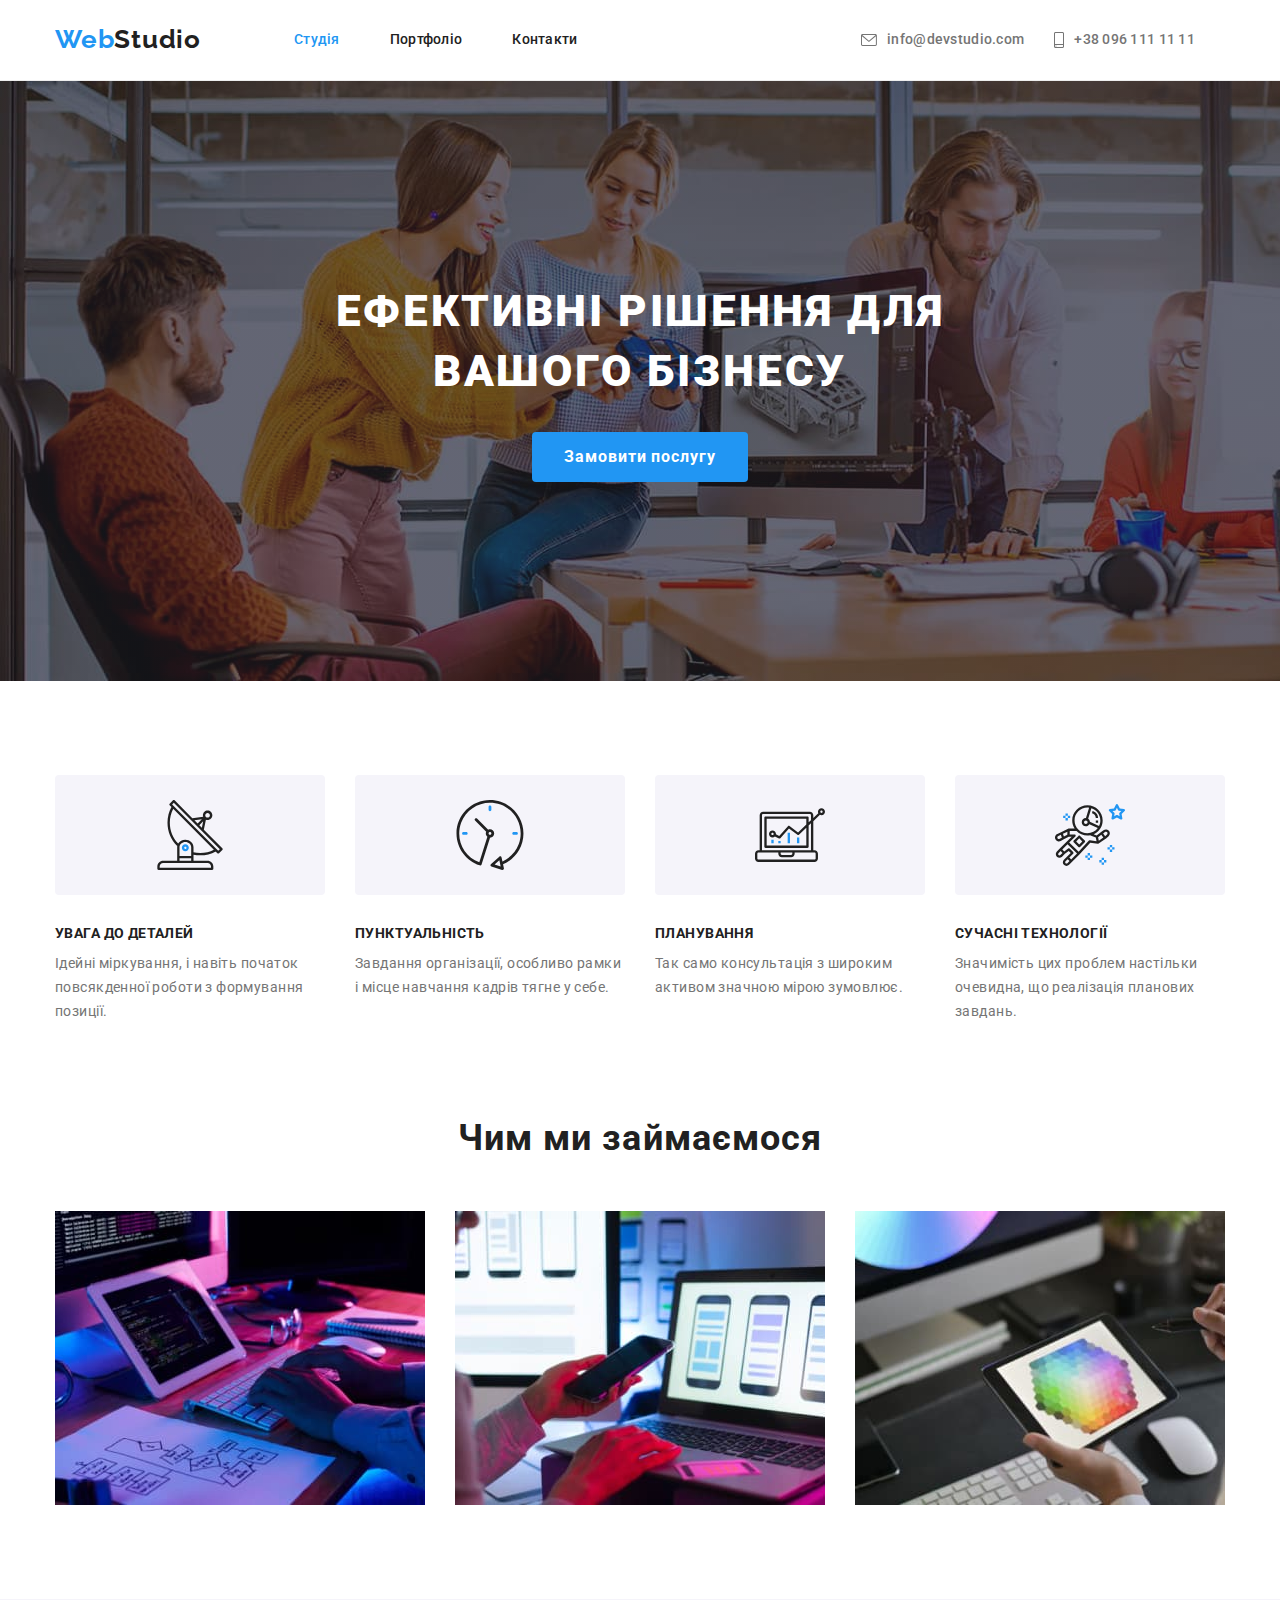
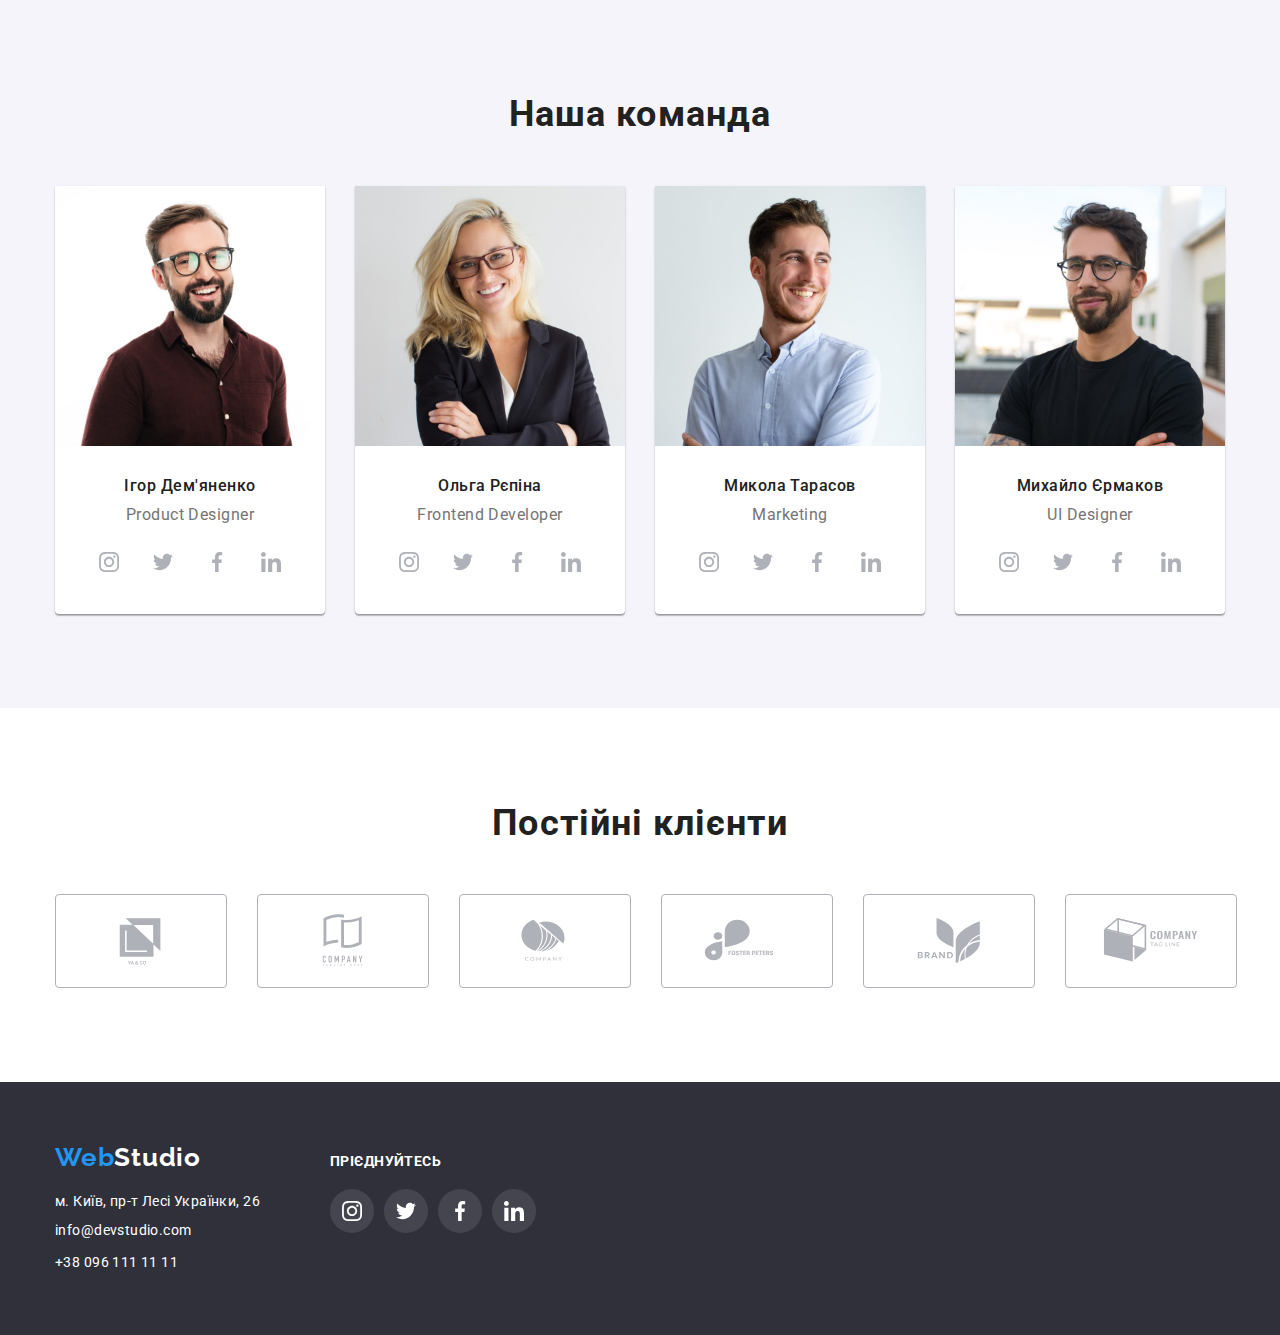
<file: index.html>
<!DOCTYPE html>
<html lang="uk">
  <head>
    <meta charset="UTF-8" />
    <meta http-equiv="X-UA-Compatible" content="IE=edge" />
    <meta name="viewport" content="width=device-width, initial-scale=1.0" />
    <link rel="preconnect" href="https://fonts.googleapis.com" />
    <link rel="preconnect" href="https://fonts.gstatic.com" crossorigin />
    <link
      href="https://fonts.googleapis.com/css2?family=Raleway:wght@700&family=Roboto:wght@400;500;700;900&display=swap"
      rel="stylesheet"
    />
    <title>web studio</title>
    <link
      rel="stylesheet"
      href="https://cdnjs.cloudflare.com/ajax/libs/modern-normalize/1.1.0/modern-normalize.min.css"
    />
    <link rel="stylesheet" href="./css/style.css" />
  </head>
  <body>
    <header class="header">
      <div class="container">
        <nav class="navigation">
          <a href="index.html" class="logo">Web<span class="accent">Studio</span></a>
          <ul class="site-nav">
            <li><a href="" class="link current">Студія</a></li>
            <li><a href="./portfolio.html" class="link">Портфоліо</a></li>
            <li><a href="" class="link">Контакти</a></li>
          </ul>
        </nav>
        <ul class="auth-nav">
          <li>
            <div class="nav-icon">
              <a
                href="mailto:info@devstudio.com"
                target="_blank"
                rel="noopener nofollow noreferrer"
                class="link"
                ><svg class="connect-icon" width="16" height="12">
                  <use href="./images/icons.svg#icon-envelope"></use></svg
                >info@devstudio.com</a
              >
            </div>
          </li>
          <li>
            <div class="nav-icon">
              <a href="tel:+380961111111" class="link"
                ><svg class="connect-icon" width="10" height="16">
                  <use href="./images/icons.svg#icon-smartphone"></use></svg
                >+38 096 111 11 11</a
              >
            </div>
          </li>
        </ul>
      </div>
    </header>
    <main>
      <!-- main section -->

      <section class="main-section">
        <h1 class="main-title">Ефективні рішення для вашого бізнесу</h1>
        <button type="button" class="button">Замовити послугу</button>
      </section>

      <!-- meaning section-->

      <section class="section">
        <div class="container">
          <h2 hidden>meaning</h2>
          <ul class="feature-list">
            <li class="feature-box">
              <div class="box">
                <svg class="icon-box" width="70" height="70">
                  <use href="./images/icons.svg#icon-antenna"></use>
                </svg>
              </div>
              <h3 class="title">УВАГА ДО ДЕТАЛЕЙ</h3>
              <p class="section-description">
                Ідейні міркування, і навіть початок повсякденної роботи з формування позиції.
              </p>
            </li>
            <li class="feature-box">
              <div class="box">
                <svg class="icon-box" width="70" height="70">
                  <use href="./images/icons.svg#icon-clock"></use>
                </svg>
              </div>

              <h3 class="title">ПУНКТУАЛЬНІСТЬ</h3>
              <p class="section-description">
                Завдання організації, особливо рамки і місце навчання кадрів тягне у себе.
              </p>
            </li>
            <li class="feature-box">
              <div class="box">
                <svg class="icon-box" width="70" height="70">
                  <use href="./images/icons.svg#icon-diagram"></use>
                </svg>
              </div>
              <h3 class="title">ПЛАНУВАННЯ</h3>
              <p class="section-description">
                Так само консультація з широким активом значною мірою зумовлює.
              </p>
            </li>
            <li class="feature-box">
              <div class="box">
                <svg class="icon-box" width="70" height="70">
                  <use href="./images/icons.svg#icon-astronaut"></use>
                </svg>
              </div>
              <h3 class="title">СУЧАСНІ ТЕХНОЛОГІЇ</h3>
              <p class="section-description">
                Значимість цих проблем настільки очевидна, що реалізація планових завдань.
              </p>
            </li>
          </ul>
        </div>
      </section>
      <!-- Activity section -->
      <section class="section indent">
        <div class="container">
          <h2 class="section-title">Чим ми займаємося</h2>
          <ul class="activity-list">
            <li class="activity-box">
              <img src="./images/workflow-photo1.jpg" alt="workflow-photo1" width="370" />
            </li>
            <li class="activity-box">
              <img src="./images/workflow-photo2.jpg" alt="workflow-photo2" width="370" />
            </li>
            <li class="activity-box">
              <img src="./images/workflow-photo3.jpg" alt="workflow-photo3" width="370" />
            </li>
          </ul>
        </div>
      </section>

      <!-- Our team -->

      <section class="section color">
        <div class="container">
          <h2 class="section-team">Наша команда</h2>
          <ul class="team-list">
            <li class="team">
              <img
                src="./images/person-1.jpg"
                alt="photo Product Designer"
                width="270"
                height="260"
              />
              <div class="team-text">
                <h3 class="team-title">Ігор Дем'яненко</h3>
                <p class="team-description">Product Designer</p>
                <ul class="list-social">
                  <li>
                    <a href="" class="box-social">
                      <svg class="icon-social" width="20" height="20">
                        <use href="./images/icons.svg#icon-instagram"></use>
                      </svg>
                    </a>
                  </li>
                  <li>
                    <a href="" class="box-social">
                      <svg class="icon-social" width="20" height="20">
                        <use href="./images/icons.svg#icon-twitter"></use>
                      </svg>
                    </a>
                  </li>
                  <li>
                    <a href="" class="box-social">
                      <svg class="icon-social" width="20" height="20">
                        <use href="./images/icons.svg#icon-facebook"></use>
                      </svg>
                    </a>
                  </li>
                  <li>
                    <a href="" class="box-social">
                      <svg class="icon-social" width="20" height="20">
                        <use href="./images/icons.svg#icon-linkedin"></use>
                      </svg>
                    </a>
                  </li>
                </ul>
              </div>
            </li>
            <li class="team">
              <img
                src="./images/person-2.jpg"
                alt="photo Frontend Developer"
                width="270"
                height="260"
              />
              <div class="team-text">
                <h3 class="team-title">Ольга Рєпіна</h3>
                <p class="team-description">Frontend Developer</p>
                <ul class="list-social">
                  <li>
                    <a href="" class="box-social">
                      <svg class="icon-social" width="20" height="20">
                        <use href="./images/icons.svg#icon-instagram"></use>
                      </svg>
                    </a>
                  </li>
                  <li>
                    <a href="" class="box-social">
                      <svg class="icon-social" width="20" height="20">
                        <use href="./images/icons.svg#icon-twitter"></use>
                      </svg>
                    </a>
                  </li>
                  <li>
                    <a href="" class="box-social">
                      <svg class="icon-social" width="20" height="20">
                        <use href="./images/icons.svg#icon-facebook"></use>
                      </svg>
                    </a>
                  </li>
                  <li>
                    <a href="" class="box-social">
                      <svg class="icon-social" width="20" height="20">
                        <use href="./images/icons.svg#icon-linkedin"></use>
                      </svg>
                    </a>
                  </li>
                </ul>
              </div>
            </li>
            <li class="team">
              <img src="./images/person-3.jpg" alt="photo Marketing" width="270" height="260" />
              <div class="team-text">
                <h3 class="team-title">Микола Тарасов</h3>
                <p class="team-description">Marketing</p>
                <ul class="list-social">
                  <li>
                    <a href="" class="box-social">
                      <svg class="icon-social" width="20" height="20">
                        <use href="./images/icons.svg#icon-instagram"></use>
                      </svg>
                    </a>
                  </li>
                  <li>
                    <a href="" class="box-social">
                      <svg class="icon-social" width="20" height="20">
                        <use href="./images/icons.svg#icon-twitter"></use>
                      </svg>
                    </a>
                  </li>
                  <li>
                    <a href="" class="box-social">
                      <svg class="icon-social" width="20" height="20">
                        <use href="./images/icons.svg#icon-facebook"></use>
                      </svg>
                    </a>
                  </li>
                  <li>
                    <a href="" class="box-social">
                      <svg class="icon-social" width="20" height="20">
                        <use href="./images/icons.svg#icon-linkedin"></use>
                      </svg>
                    </a>
                  </li>
                </ul>
              </div>
            </li>
            <li class="team">
              <img src="./images/person-4.jpg" alt="photo UI Designer" width="270" height="260" />
              <div class="team-text">
                <h3 class="team-title">Михайло Єрмаков</h3>
                <p class="team-description">UI Designer</p>
                <ul class="list-social">
                  <li>
                    <a href="" class="box-social">
                      <svg class="icon-social" width="20" height="20">
                        <use href="./images/icons.svg#icon-instagram"></use>
                      </svg>
                    </a>
                  </li>
                  <li>
                    <a href="" class="box-social">
                      <svg class="icon-social" width="20" height="20">
                        <use href="./images/icons.svg#icon-twitter"></use>
                      </svg>
                    </a>
                  </li>
                  <li>
                    <a href="" class="box-social">
                      <svg class="icon-social" width="20" height="20">
                        <use href="./images/icons.svg#icon-facebook"></use>
                      </svg>
                    </a>
                  </li>
                  <li>
                    <a href="" class="box-social">
                      <svg class="icon-social" width="20" height="20">
                        <use href="./images/icons.svg#icon-linkedin"></use>
                      </svg>
                    </a>
                  </li>
                </ul>
              </div>
            </li>
          </ul>
        </div>
      </section>

      <!-- regular customers -->

      <section class="section">
        <h2 class="regular-clients">Постійні клієнти</h2>
        <div class="container">
          <ul class="customers-list">
            <li class="box-custom">
              <a href="" class="box-customers">
                <svg class="icon-costomers" width="106" height="60">
                  <use href="./images/icons.svg#icon-Logo-1"></use>
                </svg>
              </a>
            </li>
            <li class="box-custom">
              <a href="" class="box-customers">
                <svg class="icon-costomers" width="106" height="60">
                  <use href="./images/icons.svg#icon-Logo-2"></use>
                </svg>
              </a>
            </li>
            <li class="box-custom">
              <a href="" class="box-customers">
                <svg class="icon-costomers" width="106" height="60">
                  <use href="./images/icons.svg#icon-Logo-3"></use>
                </svg>
              </a>
            </li>
            <li class="box-costem">
              <a href="" class="box-customers"
                ><svg class="icon-costomers" width="106" height="60">
                  <use href="./images/icons.svg#icon-Logo-4"></use>
                </svg>
              </a>
            </li>
            <li class="box-costom">
              <a href="" class="box-customers">
                <svg class="icon-costomers" width="106" height="60">
                  <use href="./images/icons.svg#icon-Logo-5"></use>
                </svg>
              </a>
            </li>
            <li class="box-custom">
              <a href="" class="box-customers">
                <svg class="icon-costomers" width="106" height="60">
                  <use href="./images/icons.svg#icon-Logo-6"></use>
                </svg>
              </a>
            </li>
          </ul>
        </div>
      </section>
    </main>

    <!-- Contact section -->

    <footer class="footer">
      <div class="container svg">
        <div>
          <a href="index.html" class="logo-bottom"> Web<span class="accent-bottom">Studio</span></a>
          <address>
            <ul class="contacts">
              <li class="footer-indent">
                <a
                  href="https://goo.gl/maps/xXwerkRyj4VmhhRbA"
                  target="_blank"
                  rel="noopener nofollow noreferrer"
                  class="address"
                  >м. Київ, пр-т Лесі Українки, 26</a
                >
              </li>
              <li class="footer-indent">
                <a
                  href="mailto:info@devstudio.com"
                  target="_blank"
                  rel="noopener nofollow noreferrer"
                  class="contact"
                  >info@devstudio.com</a
                >
              </li>
              <li>
                <a href="tel:+380961111111" class="contact">+38 096 111 11 11</a>
              </li>
            </ul>
          </address>
        </div>
        <div class="footer-client">
          <strong class="footer-social">ПРІЄДНУЙТЕСЬ</strong>
          <ul class="footer-list">
            <li>
              <a href="" class="footer-link"
                ><svg class="footer-icon color" width="20" height="20">
                  <use href="./images/icons.svg#icon-instagram"></use></svg
              ></a>
            </li>
            <li>
              <a href="" class="footer-link"
                ><svg class="footer-icon color" width="20" height="20">
                  <use href="./images/icons.svg#icon-twitter"></use></svg
              ></a>
            </li>
            <li>
              <a href="" class="footer-link"
                ><svg class="footer-icon color" width="20" height="20">
                  <use href="./images/icons.svg#icon-facebook"></use></svg
              ></a>
            </li>
            <li>
              <a href="" class="footer-link"
                ><svg class="footer-icon color" width="20" height="20">
                  <use href="./images/icons.svg#icon-linkedin"></use></svg
              ></a>
            </li>
          </ul>
        </div>
      </div>
    </footer>
  </body>
</html>
</file>
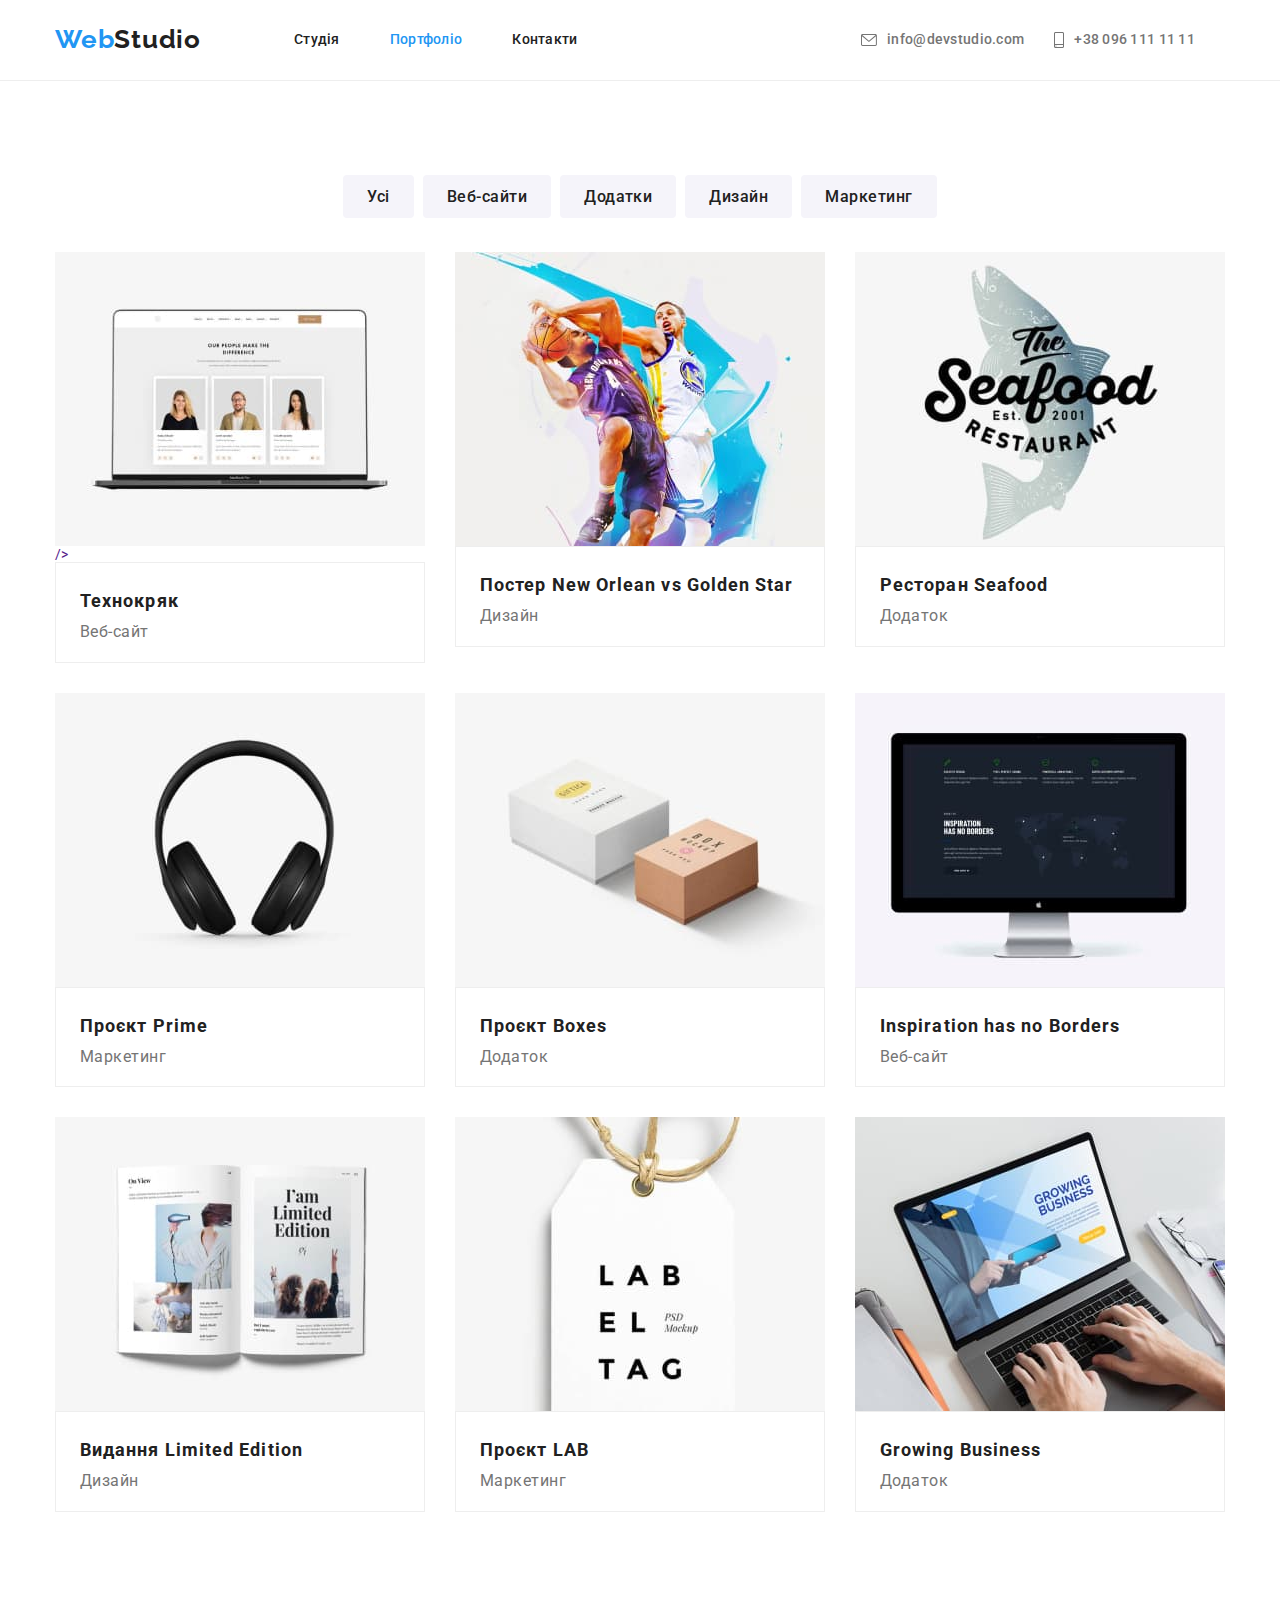
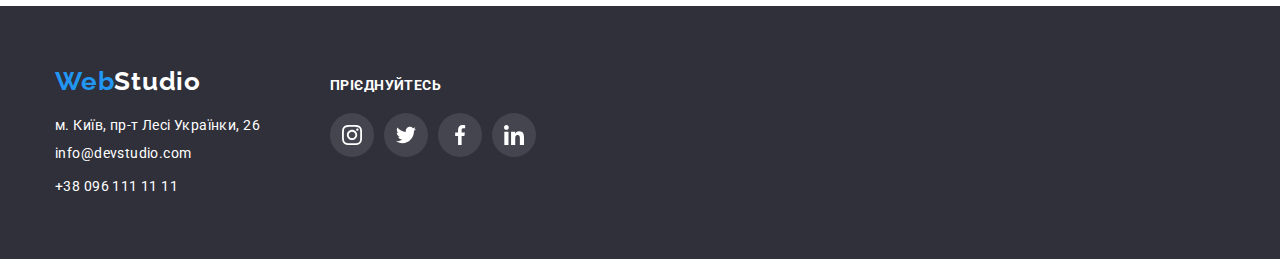
<file: portfolio.html>
<!DOCTYPE html>
<html lang="uk">
  <head>
    <meta charset="UTF-8" />
    <meta http-equiv="X-UA-Compatible" content="IE=edge" />
    <meta name="viewport" content="width=device-width, initial-scale=1.0" />
    <link rel="preconnect" href="https://fonts.googleapis.com" />
    <link rel="preconnect" href="https://fonts.gstatic.com" crossorigin />
    <link
      href="https://fonts.googleapis.com/css2?family=Raleway:wght@700&family=Roboto:wght@400;500;700;900&display=swap"
      rel="stylesheet"
    />
    <title>portfolio</title>
    <link
      rel="stylesheet"
      href="https://cdnjs.cloudflare.com/ajax/libs/modern-normalize/1.1.0/modern-normalize.min.css"
    />
    <link rel="stylesheet" href="./css/style.css" />
  </head>
  <body>
    <header class="header">
      <div class="container">
        <nav class="navigation">
          <a href="index.html" class="logo"
            >Web<span class="accent">Studio</span></a
          >
          <ul class="site-nav">
            <li><a href="./index.html" class="link">Студія</a></li>
            <li>
              <a href="./portfolio.html" class="link current">Портфоліо</a>
            </li>
            <li><a href="" class="link">Контакти</a></li>
          </ul>
        </nav>
        <ul class="auth-nav">
          <li>
            <div class="nav-icon">
              <a
                href="mailto:info@devstudio.com"
                target="_blank"
                rel="noopener nofollow noreferrer"
                class="link"
                ><svg class="connect-icon" width="16" height="12">
                  <use href="./images/icons.svg#icon-envelope"></use></svg
                >info@devstudio.com</a
              >
            </div>
          </li>
          <li>
            <div class="nav-icon">
              <a href="tel:+380961111111" class="link"
                ><svg class="connect-icon" width="10" height="16">
                  <use href="./images/icons.svg#icon-smartphone"></use></svg
                >+38 096 111 11 11</a
              >
            </div>
          </li>
        </ul>
      </div>
    </header>
    <main>
      <section class="section">
        <div class="container">
          <ul class="portfolio-button">
            <li><button type="button" class="button-link">Усі</button></li>
            <li>
              <button type="button" class="button-link">Веб-сайти</button>
            </li>
            <li><button type="button" class="button-link">Додатки</button></li>
            <li><button type="button" class="button-link">Дизайн</button></li>
            <li>
              <button type="button" class="button-link">Маркетинг</button>
            </li>
          </ul>
          <h1 hidden>portfolio</h1>

          <ul class="portfolio-list">
            <li class="block">
              <a href="" class="block-item">
                <img
                  src="./images/portfolio-img/portfolio-1.jpg"
                  alt="фото проекту1"
                  width="370"
                />
                />
                <div class="portfolio-text">
                  <h2 class="portfolio-title">Технокряк</h2>
                  <p class="portfolio-description">Веб-сайт</p>
                </div>
              </a>
            </li>
            <li class="block">
              <a href="" class="block-item">
                <img
                  src="./images/portfolio-img/portfolio-2.jpg"
                  alt="фото проекту2"
                  width="370"
                />
                <div class="portfolio-text">
                  <h2 class="portfolio-title">
                    Постер New Orlean vs Golden Star
                  </h2>
                  <p class="portfolio-description">Дизайн</p>
                </div>
              </a>
            </li>
            <li class="block">
              <a href="" class="block-item">
                <img
                  src="./images/portfolio-img/portfolio-3.jpg"
                  alt="фото проекту3"
                  width="370"
                />
                <div class="portfolio-text">
                  <h2 class="portfolio-title">Ресторан Seafood</h2>
                  <p class="portfolio-description">Додаток</p>
                </div>
              </a>
            </li>
            <li class="block">
              <a href="" class="block-item">
                <img
                  src="./images/portfolio-img/portfolio-4.jpg"
                  alt="фото проекту4"
                  width="370"
                />
                <div class="portfolio-text">
                  <h2 class="portfolio-title">Проєкт Prime</h2>
                  <p class="portfolio-description">Маркетинг</p>
                </div>
              </a>
            </li>
            <li class="block">
              <a href="" class="block-item">
                <img
                  src="./images/portfolio-img/portfolio-5.jpg"
                  alt="фото проекту5"
                  width="370"
                />
                <div class="portfolio-text">
                  <h2 class="portfolio-title">Проєкт Boxes</h2>
                  <p class="portfolio-description">Додаток</p>
                </div>
              </a>
            </li>
            <li>
              <a href="" class="block-item">
                <img
                  src="./images/portfolio-img/portfolio-6.jpg"
                  alt="фото проекту6"
                  width="370"
                />
                <div class="portfolio-text">
                  <h2 class="portfolio-title">Inspiration has no Borders</h2>
                  <p class="portfolio-description">Веб-сайт</p>
                </div>
              </a>
            </li>
            <li class="block">
              <a href="" class="block-item">
                <img
                  src="./images/portfolio-img/portfolio-7.jpg"
                  alt="фото проекту7"
                  width="370"
                />
                <div class="portfolio-text">
                  <h2 class="portfolio-title">Видання Limited Edition</h2>
                  <p class="portfolio-description">Дизайн</p>
                </div>
              </a>
            </li>
            <li class="block">
              <a href="" class="block-item">
                <img
                  src="./images/portfolio-img/portfolio-8.jpg"
                  alt="фото проекту8"
                  width="370"
                />
                <div class="portfolio-text">
                  <h2 class="portfolio-title">Проєкт LAB</h2>
                  <p class="portfolio-description">Маркетинг</p>
                </div>
              </a>
            </li>
            <li class="block">
              <a href="" class="block-item">
                <img
                  src="./images/portfolio-img/portfolio-9.jpg"
                  alt="фото проекту9"
                  width="370"
                />
                <div class="portfolio-text">
                  <h2 class="portfolio-title">Growing Business</h2>
                  <p class="portfolio-description">Додаток</p>
                </div>
              </a>
            </li>
          </ul>
        </div>
      </section>
    </main>

    <!-- Contact section -->
    <footer class="footer">
      <div class="container svg">
        <div>
          <a href="index.html" class="logo-bottom">
            Web<span class="accent-bottom">Studio</span></a
          >
          <address>
            <ul class="contacts">
              <li class="footer-indent">
                <a
                  href="https://goo.gl/maps/xXwerkRyj4VmhhRbA"
                  target="_blank"
                  rel="noopener nofollow noreferrer"
                  class="address"
                  >м. Київ, пр-т Лесі Українки, 26</a
                >
              </li>
              <li class="footer-indent">
                <a
                  href="mailto:info@devstudio.com"
                  target="_blank"
                  rel="noopener nofollow noreferrer"
                  class="contact"
                  >info@devstudio.com</a
                >
              </li>
              <li>
                <a href="tel:+380961111111" class="contact"
                  >+38 096 111 11 11</a
                >
              </li>
            </ul>
          </address>
        </div>
        <div class="footer-client">
          <strong class="footer-social">ПРІЄДНУЙТЕСЬ</strong>
          <ul class="footer-list">
            <li>
              <a href="" class="footer-link"
                ><svg class="footer-icon color" width="20" height="20">
                  <use href="./images/icons.svg#icon-instagram"></use></svg
              ></a>
            </li>
            <li>
              <a href="" class="footer-link"
                ><svg class="footer-icon color" width="20" height="20">
                  <use href="./images/icons.svg#icon-twitter"></use></svg
              ></a>
            </li>
            <li>
              <a href="" class="footer-link"
                ><svg class="footer-icon color" width="20" height="20">
                  <use href="./images/icons.svg#icon-facebook"></use></svg
              ></a>
            </li>
            <li>
              <a href="" class="footer-link"
                ><svg class="footer-icon color" width="20" height="20">
                  <use href="./images/icons.svg#icon-linkedin"></use></svg
              ></a>
            </li>
          </ul>
        </div>
      </div>
    </footer>
  </body>
</html>
</file>
<file: css/style.css>
/* основной текст #212121 */

/* второстипенный текст #757575 */
/* белый #FFFFFF */
/* голубой акцент #2196F3 */
/* background: #2F303A; */
/* цвет футера rgba(255, 255, 255, 0.6); */
/* background team color: #F5F4FA; */
/* border-color #EEEEEE; */





:root {
    --primary-text-color: #212121;
    --title-text-color:#757575;
    --accent-color:#2196F3;
    --primary-white-color:#FFFFFF;
    --footer-color:rgba(255, 255, 255, 0.6);
    --back-color:#2F303A;
    --back-second-color:#F5F4FA;
    --border-color:#EEEEEE;
    --back-meaning-color:#F5F4FA;
    --portfolio-border:#AFB1B8;



 
}



h1, h2, h3, h4, h5, h6, ul, p {
    margin: 0;
}

ul {
    padding-left: 0;
}

body {
    font-family: 'Roboto', sans-serif;
    font-size: 14px;
    color: var(--primary-text-color);
    letter-spacing: 0.03em;
    background-color: var(--primary-white-color);
}

ul {
    list-style: none;
    margin: 0px;
    padding: 0px;
}

img {
    display: block;
    max-width: 100%;
}
 
a {
    text-decoration: none;
}


/* logo */

.logo {
    color: var(--accent-color);
        font-family: "Raleway", sans-serif;
        font-weight: 700;
        font-size: 26px;
        line-height: 1.2;
        letter-spacing: 0.03em;
        text-decoration:none ;

        padding-top: 24px;
        padding-bottom: 25px;
        margin-right: 93px;
}

.logo:hover
.logo:focus {
    color: var(--accent-color);
}
 
 .accent {
        color: var(--primary-text-color);
        font-family: "Raleway", sans-serif;
        font-weight: 700;
        font-size: 26px;
        line-height: 1.2;
        letter-spacing: 0.03em;

 }
/* header */

.header {
    border-bottom: 1px solid var(--border-color);
}

.header .container {
    display: flex;
    align-items: center;
}

.container {
    width: 1200px;
    margin: 0 auto;
    padding: 0 15px;

}

/* site nav */

.navigation {
    display: flex;
}

.site-nav {
    display: flex;
    gap: 50px;
    margin-left: auto;

}

.site-nav .link {
    color: var(--primary-text-color);

        font-weight: 500;
        font-size: 14px;
        line-height: 1.14;
        letter-spacing: 0.02em;
        text-decoration: none;
        gap: 50px;
        display: block;
        padding-top: 32px;
        padding-bottom: 32px;
}

.site-nav .link:hover,
.site-nav .link:focus {
    color: var(--accent-color);
}

.site-nav .link.current {
    color: var(--accent-color);

        font-weight: 500;
        font-size: 14px;
        line-height: 1.14;
}




.auth-nav {
    display: flex;
    /* gap: 30px; */
    margin-left: auto;
    
}

.auth-nav .link {
    color: var(--title-text-color);

        font-weight: 500;
        font-size: 14px;
        line-height: 1.14;
        letter-spacing: 0.02em;
        text-decoration: none;
        display: flex;
        align-items: center;
        padding-top: 32px;
        padding-bottom: 32px;
}

.auth-nav .link:hover,
.auth-nav .link:focus {
    color: var(--accent-color);
}



.auth-nav .link.current {
color: var(--accent-color);

}

/* 
.icon-mail,
.icon-tel {
    margin-right: 10px;
    fill: var(--title-text-color);
   
} */

.nav-icon {
    display: flex;
    margin-left: auto;
    margin-right: 30px;
    fill: correntcolor;
    fill: var(--title-text-color);
}

.nav-icon:hover,
.nav-icon:focus {
fill: var(--accent-color);
}



.connect-icon {
    margin-right: 10px;
}

.connect-icon:hover,
.connect-icon:focus {
    fill: currentColor;
}

/* .icon-mail:hover,
.icon-mail:focus {
    fill: #2196F3;
}


.icon-tel */

/* main-section */

.main-section {
        background-color: var(--back-color);
        /* background-repeat: no repeat; */
        background-size: cover;
        background-image: linear-gradient(rgba(47, 48, 58, 0.4),rgba(47, 48, 58, 0.4)),  url(../images/background/main-Img-1.jpg);
        padding-top: 200px;
        padding-bottom: 200px;
        text-align: center;
        max-width: 1600px;
        height: 600px;
        margin-left: auto;
        margin-right: auto;
}


.main-title {
        color: var(--primary-white-color);

        font-weight: 900;
        font-size: 44px;
        line-height: 1.37;
        text-align: center;
        letter-spacing: 0.06em;
        text-transform: uppercase;

       
        width: 696px;
        margin-left: auto;
        margin-right: auto;
     
}
/* button */
.button {
        color: var(--primary-white-color);
        background-color:var(--accent-color);
        font-family: inherit;
        font-weight: 700;
        font-size: 16px;
        line-height: 1.2;  
        letter-spacing: 0.06em;
        text-decoration: none; 
        cursor: pointer; 
        
        width: 216px;
        height: 50px;
        margin-top: 30px;
        border: 0px;
        border-radius: 4px;
       
}

 .main-section .button:hover,
 .main-section .button:focus {
        color: var(--primary-white-color);
 }

/* meaning section */



.section {
    padding-top: 94px;
    padding-bottom: 94px;
}

.feature-list {
    display: flex;
    gap: 30px;
}

.feature-box {
    width: 270px;
}

.box {
        height: 120px;
        width: 270px;
        display: flex;
        justify-content: center;
        align-items: center;
        margin-bottom: 30px;
        margin-right: 30px;
        background-color: var(--back-meaning-color);
        border-radius: 4px;
        
}


.feature-list .title {
        color: var(--primary-text-color);
        font-weight: 700;
        font-size: 14px;
        line-height: 1.2;
        letter-spacing: 0.03em;
        margin-bottom: 10px;
        margin-top: 0px;

}

.feature-list .section-description {
        color: var(--title-text-color);
        font-size: 14px;
        line-height: 1.7;
        letter-spacing: 0.03em;
        margin-top: 0px;


}

/* Activity section */

.indent {
    padding-top: 0;
}

.section-title {
        color: var(--primary-text-color);
        font-weight: 700;
        font-size: 36px;
        line-height: 1.2;
        letter-spacing: 0.03em;
        text-align: center;

        margin-bottom: 50px;
        margin-top: 0px;
    
}

.activity-box {
        width: 370px;
}

.activity-list {
        display: flex;
        gap: 30px; 
}

/* Our team */

.section.color {
    background-color: var(--back-second-color);
}

.section-team {
        color: var(--primary-text-color);
        background-color: var(--back-second-color);
        font-weight: 700;
        font-size: 36px;
        line-height: 1.2;
        letter-spacing: 0.03em;
        text-align: center;
        margin-bottom: 50px;


}

.team-list {
        display: flex;
        gap: 30px;
        flex-wrap: wrap;
        align-items: center;
}

.team {
        background-color: var(--primary-white-color);
        width: 270px;
        display: block;
        max-width: 100%;
        height: auto;

        box-shadow: 0px 1px 3px rgba(0, 0, 0, 0.12), 0px 1px 1px rgba(0, 0, 0, 0.14), 0px 2px 1px rgba(0, 0, 0, 0.2);
        border-radius: 0px 0px 4px 4px;
    
}


.list-social {
        display: flex;
        justify-content: center;
        align-items: center;
        gap: 10px;
        /* padding: 0 32px 30px 32px; */
        
}


.box-social {
        display: flex;
        justify-content: center;
        align-items: center;
        border-radius: 50%;
        width: 44px;
        height: 44px;
        fill: currentColor;
        fill: var(--portfolio-border);
         
       
}

.box-social:hover,
.box-social:focus {
    background-color: var(--accent-color);
    fill: var(--primary-white-color);
}


.team-list .team-title {
        color: var(--primary-text-color);
        font-weight: 500;
        font-size: 16px;
        line-height: 1.2;
        letter-spacing: 0.03em;

        margin-bottom: 10px;
        text-align: center;
}

.team-list .team-description {
        color: var(--title-text-color);
        font-size: 16px;
        line-height: 1.2;
        letter-spacing: 0.03em;
        margin-bottom: 16px;

        text-align: center;

}

.team-text {
        padding-top: 30px;
        padding-bottom: 30px;
}

/* regular customers */


.regular-clients {
        margin-bottom: 50px;
        font-weight: 700;
        font-size: 36px;
        line-height: 1.17;
        text-align: center;
        letter-spacing: 0.03em;
}

.customers-list {
    display: flex;
    gap: 30px;
}

.box-customers {
    display: flex;
    justify-content: center;
    align-items: center;
    width: 172px;
    height: 94px;
    color: var(--portfolio-border);
    border: 1px solid var(--portfolio-border);
    border-radius: 4px;
}
.box-customers:hover,
.box-costomers:focus {
    border-color: var(--accent-color);
    color: var(--accent-color);
}

.icon-costomers {
    fill: currentColor;  
   
}


 /* contact section */

 .footer {
        background-color: var(--back-color);
        padding-top: 60px;
        padding-bottom: 60px;
 }

 .footer-indent {
        margin-bottom: 9px;
 }

 .logo-bottom {
        color: var(--accent-color);
        font-family: "Raleway", sans-serif;
        font-weight: 700;
        font-size: 26px;
        line-height: 1.2;
        letter-spacing: 0.03em;
        text-decoration: none;

        margin-bottom: 20px;
        display: inline-block;
 }

 .accent-bottom {
        color: var(--primary-white-color);
        font-family: "Raleway", sans-serif;
        font-weight: 700;
        font-size: 26px;
        line-height: 1.2;
        letter-spacing: 0.03em;
        text-decoration: none;
        
 }

.contacts {
        margin-top: 0px;
        margin-bottom: 0px;
   
}

.contacts .address {
        color: var(--primary-white-color);
        font-style: normal;
        font-size: 14px;
        line-height: 1.7px;
        letter-spacing: 0.03em;
        text-decoration: none;
        margin-bottom: 9px;

}

.contacts .address:hover,
.contacts .address:focus {
    color: var(--accent-color);
}

.contacts .contact {
        color: var(--primary-white-color);
        font-style: normal;
        font-size: 14px;
        line-height: 1.7;
        letter-spacing: 0.03em;
        text-decoration: none;
}

.contacts .contact:hover,
.contacts .contact:focus {
        color: var(--accent-color);
}

.footer-social {
        color: var(--primary-white-color);
}

.footer-client {
    margin-left: 70px;
}

.svg {
        display: flex;
        align-items: baseline;
}

.footer-list {
        display: flex;
        margin-top: 20px;
}



.footer-link {
        display: flex;
        border-radius: 50%;
        justify-content: center;
        align-items: center;
        background-color: rgba(255, 255, 255, 0.1);
        padding: 0;
        width: 44px;
        height: 44px;
        margin-right: 10px;
} 

.footer-link:hover, 
.footer-link:focus {  
        background-color: var(--accent-color);
}



.footer-icon {
        display: flex;
        width: 20px;
        height: 20px;

}

.color {
    fill: var(--primary-white-color);
}


/* Portfolio */

.portfolio-button {
    display: flex;
    justify-content: center;
    gap: 9px;
    margin-bottom: 34px;
    
}

.portfolio-button .button-link  {
    font-family: 'Roboto', sans-serif;
    color: var(--primary-text-color);
    font-weight: 500;
    font-size: 16px;
    line-height: 1.7;
    letter-spacing: 0.03em;
    display: auto;
    background-color: var(--back-second-color);
    border-radius: 4px;
    border-color: transparent;
    padding: 6px 22px;
}

.portfolio-button .button-link:hover,
.portfolio-button .button-link:focus {
    color: var(--primary-white-color);
    background-color: var(--accent-color);
} 

.portfolio-list {
    display: flex;
    flex-wrap: wrap;
    gap: 30px;
}



.portfolio-text {
    padding: 20px 24px;
    border: 1px solid var(--border-color);
    text-decoration: none;
    /* border-left: 1px solid var(--border-color);
    border-right: 1px solid var(--border-color);
    border-bottom: 1px solid var(--border-color);    */
}


.portfolio-list .portfolio-title {
    color: var(--primary-text-color) ;
    font-weight: 700;
    font-size: 18px;
    line-height: 2.0;
    letter-spacing: 0.06em;

    margin-bottom: 4px;
}

.portfolio-list .portfolio-description {
    color: var(--title-text-color);
    font-size: 16px;
    letter-spacing: 0.03em;
}




/* .block {
    box-sizing: border-box;
    
} */


.block-item {
display: block;
}

.block-item:hover,
.block-item:focus {
box-shadow: 0px 1px 1px rgba(0, 0, 0, 0.12), 0px 4px 4px rgba(0, 0, 0, 0.06), 1px 4px 6px rgba(0, 0, 0, 0.16);
    
}
</file>
